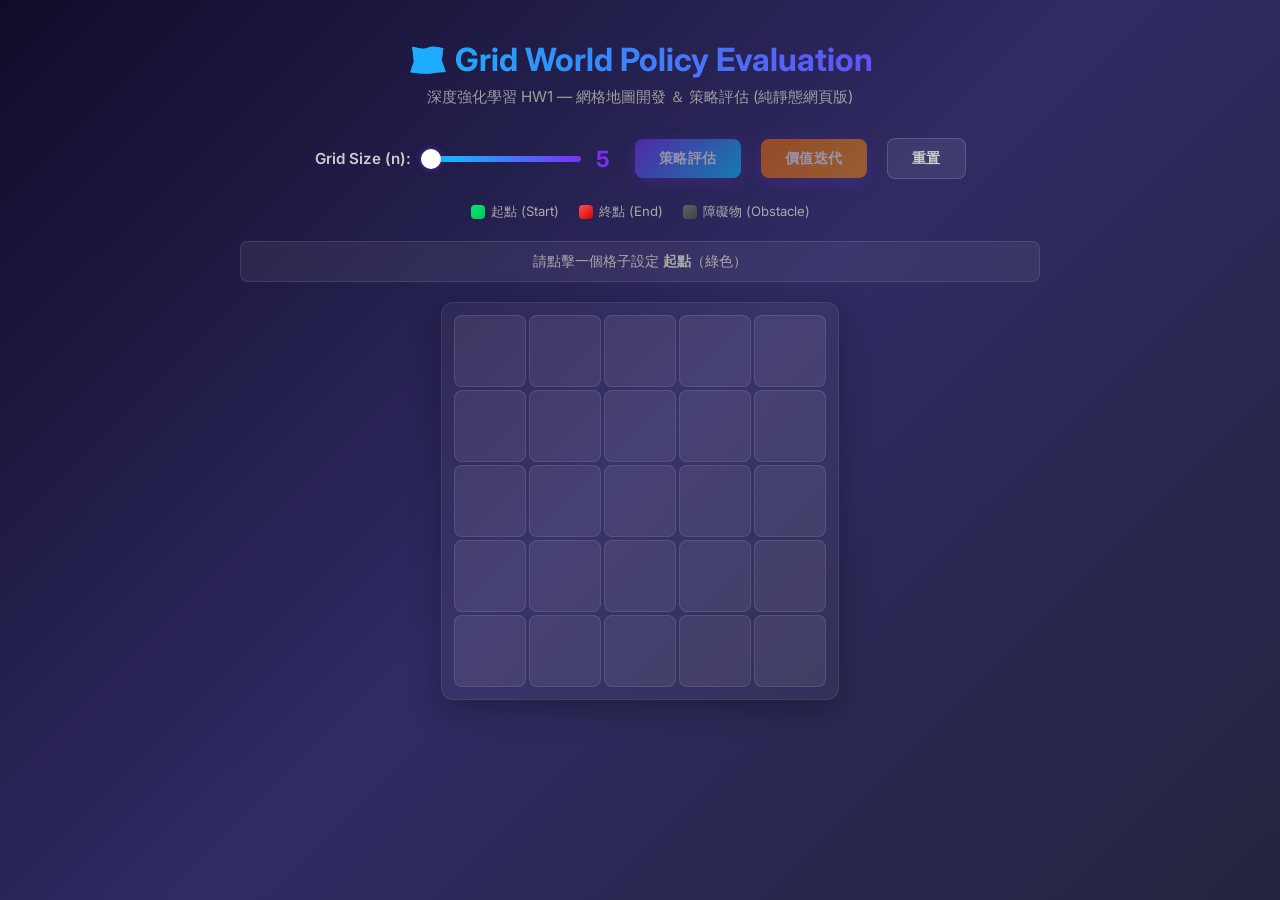
<file: docs/index.html>
<!DOCTYPE html>
<html lang="zh-TW">
<head>
    <meta charset="UTF-8">
    <meta name="viewport" content="width=device-width, initial-scale=1.0">
    <title>深度強化學習 HW1 - 網格地圖與策略評估 (GitHub Pages)</title>
    <link rel="stylesheet" href="style.css">
    <link href="https://fonts.googleapis.com/css2?family=Inter:wght@400;600;700&display=swap" rel="stylesheet">
</head>
<body>
    <div class="container">
        <h1>🗺️ Grid World Policy Evaluation</h1>
        <p class="subtitle">深度強化學習 HW1 — 網格地圖開發 ＆ 策略評估 (純靜態網頁版)</p>

        <!-- 控制面板 -->
        <div class="controls">
            <div class="slider-group">
                <label for="n-slider">Grid Size (n):</label>
                <input type="range" id="n-slider" min="5" max="9" value="5">
                <span id="n-value">5</span>
            </div>
            <button class="btn btn-primary" id="btn-evaluate" disabled>策略評估</button>
            <button class="btn btn-primary" id="btn-value-iter" disabled style="background: linear-gradient(135deg, #ff6f00, #ff9100);">價值迭代</button>
            <button class="btn btn-secondary" id="btn-reset">重置</button>
        </div>

        <!-- 圖例 -->
        <div class="legend">
            <div class="legend-item"><div class="legend-color green"></div>起點 (Start)</div>
            <div class="legend-item"><div class="legend-color red"></div>終點 (End)</div>
            <div class="legend-item"><div class="legend-color gray"></div>障礙物 (Obstacle)</div>
        </div>

        <!-- 狀態列 -->
        <div class="status-bar" id="status-bar">
            請先點擊一個格子設定 <strong>起點</strong>
        </div>

        <!-- 網格 -->
        <div class="grid-wrapper">
            <div class="grid" id="grid"></div>
        </div>

        <!-- 資訊列 -->
        <div class="info-bar" id="info-bar"></div>
    </div>

    <script>
        // ===== 狀態管理 =====
        let n = 5;
        let startCell = null;
        let endCell = null;
        let obstacles = [];
        let phase = 'start'; // start -> end -> obstacle -> done

        const slider   = document.getElementById('n-slider');
        const nDisplay = document.getElementById('n-value');
        const grid     = document.getElementById('grid');
        const statusBar = document.getElementById('status-bar');
        const infoBar  = document.getElementById('info-bar');
        const btnEval  = document.getElementById('btn-evaluate');
        const btnVI    = document.getElementById('btn-value-iter');
        const btnReset = document.getElementById('btn-reset');

        // ===== 演算法實作 (JavaScript 版) =====
        const actions = {
            'up':    [-1, 0],
            'down':  [1, 0],
            'left':  [0, -1],
            'right': [0, 1]
        };
        const actionNames = Object.keys(actions);
        const GAMMA = 0.9;
        const THETA = 1e-6;
        const MAX_ITER = 10000;

        function runPolicyEvaluation() {
            const policy = {};
            const V = {};
            
            const isEnd = (r, c) => endCell && r === endCell[0] && c === endCell[1];
            const isObs = (r, c) => obstacles.some(o => o[0] === r && o[1] === c);

            for (let r = 0; r < n; r++) {
                for (let c = 0; c < n; c++) {
                    const key = `${r},${c}`;
                    V[key] = 0.0;
                    if (isEnd(r, c) || isObs(r, c)) {
                        policy[key] = null;
                    } else {
                        // 隨機確定性策略
                        policy[key] = actionNames[Math.floor(Math.random() * actionNames.length)];
                    }
                }
            }

            let iteration = 0;
            for (; iteration < MAX_ITER; iteration++) {
                let delta = 0.0;
                for (let r = 0; r < n; r++) {
                    for (let c = 0; c < n; c++) {
                        if (isEnd(r, c) || isObs(r, c)) continue;
                        
                        const key = `${r},${c}`;
                        const act = policy[key];
                        let nr = r + actions[act][0];
                        let nc = c + actions[act][1];
                        
                        // 撞牆或撞障礙物則停在原地
                        if (nr < 0 || nr >= n || nc < 0 || nc >= n || isObs(nr, nc)) {
                            nr = r;
                            nc = c;
                        }
                        
                        const reward = isEnd(nr, nc) ? 1.0 : 0.0;
                        const new_v = reward + GAMMA * V[`${nr},${nc}`];
                        delta = Math.max(delta, Math.abs(new_v - V[key]));
                        V[key] = new_v;
                    }
                }
                if (delta < THETA) break;
            }

            const result = [];
            for (let r = 0; r < n; r++) {
                const rowData = [];
                for (let c = 0; c < n; c++) {
                    rowData.push({
                        row: r,
                        col: c,
                        value: V[`${r},${c}`],
                        policy: policy[`${r},${c}`]
                    });
                }
                result.push(rowData);
            }
            return { grid: result, iterations: iteration + 1 };
        }

        function runValueIteration() {
            const V = {};
            const isEnd = (r, c) => endCell && r === endCell[0] && c === endCell[1];
            const isObs = (r, c) => obstacles.some(o => o[0] === r && o[1] === c);

            for (let r = 0; r < n; r++) {
                for (let c = 0; c < n; c++) {
                    V[`${r},${c}`] = 0.0;
                }
            }

            let iteration = 0;
            for (; iteration < MAX_ITER; iteration++) {
                let delta = 0.0;
                for (let r = 0; r < n; r++) {
                    for (let c = 0; c < n; c++) {
                        if (isEnd(r, c) || isObs(r, c)) continue;
                        
                        const key = `${r},${c}`;
                        let best_value = -Infinity;
                        
                        for (let act of actionNames) {
                            let nr = r + actions[act][0];
                            let nc = c + actions[act][1];
                            
                            if (nr < 0 || nr >= n || nc < 0 || nc >= n || isObs(nr, nc)) {
                                nr = r;
                                nc = c;
                            }
                            
                            const reward = isEnd(nr, nc) ? 1.0 : 0.0;
                            const q_value = reward + GAMMA * V[`${nr},${nc}`];
                            if (q_value > best_value) {
                                best_value = q_value;
                            }
                        }
                        
                        delta = Math.max(delta, Math.abs(best_value - V[key]));
                        V[key] = best_value;
                    }
                }
                if (delta < THETA) break;
            }

            const optimal_policy = {};
            for (let r = 0; r < n; r++) {
                for (let c = 0; c < n; c++) {
                    const key = `${r},${c}`;
                    if (isEnd(r, c) || isObs(r, c)) {
                        optimal_policy[key] = null;
                        continue;
                    }
                    
                    let best_action = null;
                    let best_value = -Infinity;
                    
                    for (let act of actionNames) {
                        let nr = r + actions[act][0];
                        let nc = c + actions[act][1];
                        
                        if (nr < 0 || nr >= n || nc < 0 || nc >= n || isObs(nr, nc)) {
                            nr = r;
                            nc = c;
                        }
                        
                        const reward = isEnd(nr, nc) ? 1.0 : 0.0;
                        const q_value = reward + GAMMA * V[`${nr},${nc}`];
                        if (q_value > best_value) {
                            best_value = q_value;
                            best_action = act;
                        }
                    }
                    optimal_policy[key] = best_action;
                }
            }

            const result = [];
            for (let r = 0; r < n; r++) {
                const rowData = [];
                for (let c = 0; c < n; c++) {
                    rowData.push({
                        row: r,
                        col: c,
                        value: V[`${r},${c}`],
                        policy: optimal_policy[`${r},${c}`]
                    });
                }
                result.push(rowData);
            }
            return { grid: result, iterations: iteration + 1 };
        }

        // ===== 初始化 =====
        function buildGrid() {
            grid.innerHTML = '';
            grid.style.gridTemplateColumns = `repeat(${n}, 72px)`;
            for (let r = 0; r < n; r++) {
                for (let c = 0; c < n; c++) {
                    const cell = document.createElement('div');
                    cell.className = 'cell';
                    cell.dataset.row = r;
                    cell.dataset.col = c;
                    cell.style.animationDelay = `${(r * n + c) * 0.02}s`;
                    cell.addEventListener('click', () => onCellClick(r, c, cell));
                    grid.appendChild(cell);
                }
            }
        }

        function resetState() {
            startCell = null;
            endCell = null;
            obstacles = [];
            phase = 'start';
            btnEval.disabled = true;
            btnVI.disabled = true;
            infoBar.textContent = '';
            updateStatus();
            buildGrid();
        }

        function updateStatus() {
            const maxObs = n - 2;
            if (phase === 'start') {
                statusBar.innerHTML = '請點擊一個格子設定 <strong>起點</strong>（綠色）';
            } else if (phase === 'end') {
                statusBar.innerHTML = '請點擊一個格子設定 <strong>終點</strong>（紅色）';
            } else if (phase === 'obstacle') {
                const remaining = maxObs - obstacles.length;
                statusBar.innerHTML = `請點擊設定 <strong>障礙物</strong>（灰色），還可設定 <strong>${remaining}</strong> 個`;
            } else {
                statusBar.innerHTML = '設定完成！點擊 <strong>「策略評估」</strong> 或 <strong>「價值迭代」</strong> 按鈕開始計算';
                statusBar.classList.add('highlight');
            }
        }

        // ===== 點擊事件 =====
        function onCellClick(r, c, cellEl) {
            if (phase === 'done') return;

            const maxObs = n - 2;

            if (phase === 'start') {
                startCell = [r, c];
                cellEl.classList.add('start');
                phase = 'end';
                updateStatus();
            } else if (phase === 'end') {
                if (r === startCell[0] && c === startCell[1]) return;
                endCell = [r, c];
                cellEl.classList.add('end');
                phase = maxObs > 0 ? 'obstacle' : 'done';
                if (phase === 'done') { btnEval.disabled = false; btnVI.disabled = false; }
                updateStatus();
            } else if (phase === 'obstacle') {
                if ((r === startCell[0] && c === startCell[1]) ||
                    (r === endCell[0] && c === endCell[1])) return;
                // 檢查是否已經是障礙物
                for (let o of obstacles) {
                    if (o[0] === r && o[1] === c) return;
                }
                obstacles.push([r, c]);
                cellEl.classList.add('obstacle');
                if (obstacles.length >= maxObs) {
                    phase = 'done';
                    btnEval.disabled = false;
                    btnVI.disabled = false;
                }
                updateStatus();
            }
        }

        // ===== 策略評估按鈕 =====
        btnEval.addEventListener('click', () => {
            btnEval.disabled = true;
            btnVI.disabled = true;
            statusBar.innerHTML = '⏳ 正在計算策略評估...';
            
            // 使用 setTimeout 讓瀏覽器有時間繪製 UI
            setTimeout(() => {
                try {
                    const data = runPolicyEvaluation();
                    renderResult(data, '隨機策略評估');
                } catch (err) {
                    statusBar.innerHTML = '❌ 發生錯誤：' + err.message;
                }
            }, 50);
        });

        // ===== 價值迭代按鈕 =====
        btnVI.addEventListener('click', () => {
            btnEval.disabled = true;
            btnVI.disabled = true;
            statusBar.innerHTML = '⏳ 正在執行價值迭代...';

            setTimeout(() => {
                try {
                    const data = runValueIteration();
                    renderResult(data, '最佳策略（價值迭代）');
                } catch (err) {
                    statusBar.innerHTML = '❌ 發生錯誤：' + err.message;
                }
            }, 50);
        });

        function renderResult(data, label) {
            const arrowMap = {
                'up': '↑',
                'down': '↓',
                'left': '←',
                'right': '→'
            };

            const cells = grid.querySelectorAll('.cell');
            data.grid.forEach((row) => {
                row.forEach((info) => {
                    const idx = info.row * n + info.col;
                    const cell = cells[idx];

                    // 清除舊內容
                    cell.innerHTML = '';

                    if (info.policy) {
                        const arrow = document.createElement('span');
                        arrow.className = 'arrow';
                        arrow.textContent = arrowMap[info.policy] || '';
                        cell.appendChild(arrow);
                    }

                    const val = document.createElement('span');
                    val.className = 'value';
                    val.textContent = info.value.toFixed(3);
                    cell.appendChild(val);
                });
            });

            statusBar.innerHTML = `✅ ${label}完成！`;
            statusBar.classList.add('highlight');
            infoBar.textContent = `${label} | 收斂迭代次數: ${data.iterations} | γ = 0.9 | Grid: ${n}×${n}`;
            
            // 計算完成後恢復按鈕，讓使用者可以互相切換比較
            btnEval.disabled = false;
            btnVI.disabled = false;
        }

        // ===== 重置 =====
        btnReset.addEventListener('click', resetState);

        // ===== 滑桿 =====
        slider.addEventListener('input', () => {
            n = parseInt(slider.value);
            nDisplay.textContent = n;
            resetState();
        });

        // ===== 初始載入 =====
        buildGrid();
        updateStatus();
    </script>
</body>
</html>
</file>
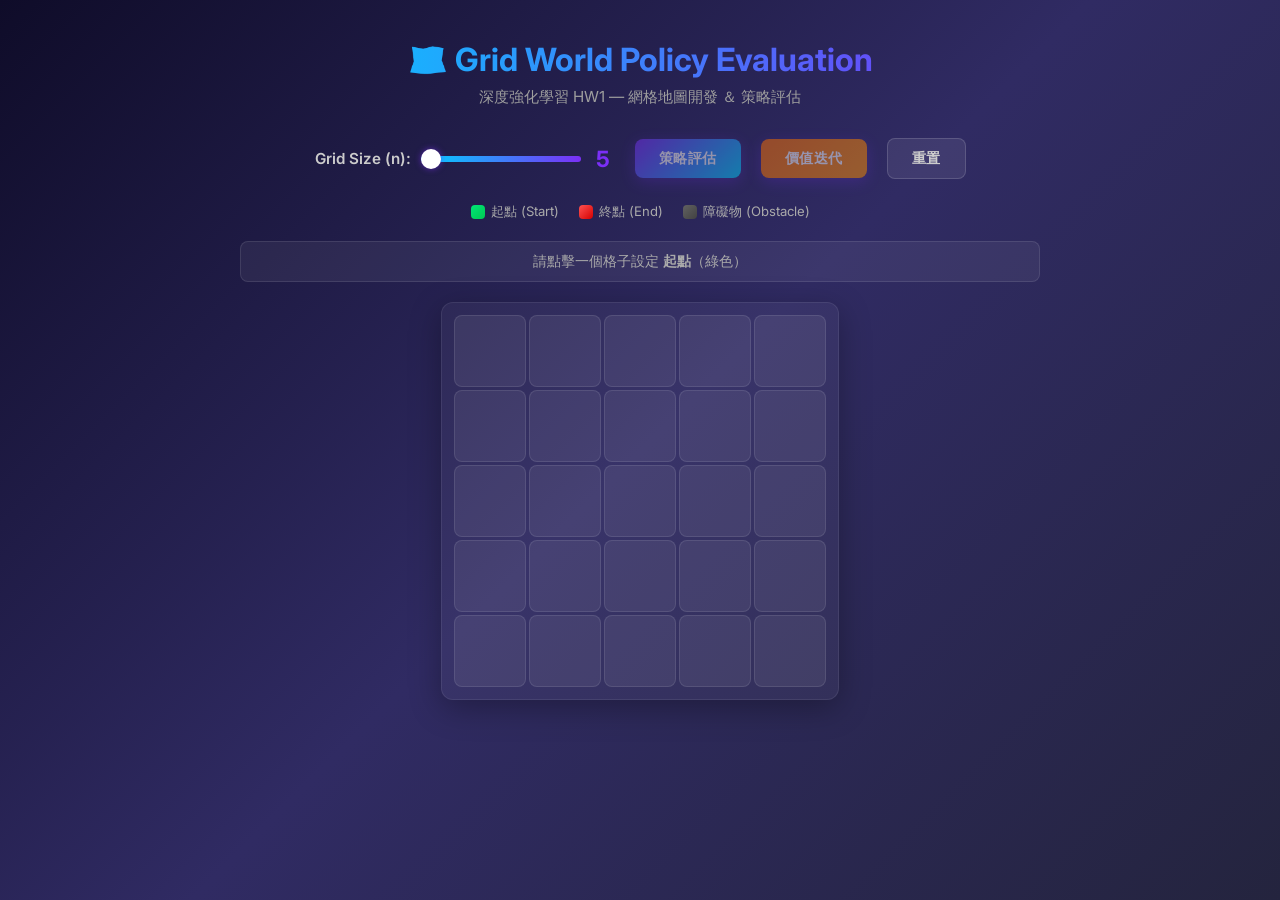
<file: templates/index.html>
<!DOCTYPE html>
<html lang="zh-TW">
<head>
    <meta charset="UTF-8">
    <meta name="viewport" content="width=device-width, initial-scale=1.0">
    <title>深度強化學習 HW1 - 網格地圖與策略評估</title>
    <link rel="stylesheet" href="/static/style.css">
    <link href="https://fonts.googleapis.com/css2?family=Inter:wght@400;600;700&display=swap" rel="stylesheet">
</head>
<body>
    <div class="container">
        <h1>🗺️ Grid World Policy Evaluation</h1>
        <p class="subtitle">深度強化學習 HW1 — 網格地圖開發 ＆ 策略評估</p>

        <!-- 控制面板 -->
        <div class="controls">
            <div class="slider-group">
                <label for="n-slider">Grid Size (n):</label>
                <input type="range" id="n-slider" min="5" max="9" value="5">
                <span id="n-value">5</span>
            </div>
            <button class="btn btn-primary" id="btn-evaluate" disabled>策略評估</button>
            <button class="btn btn-primary" id="btn-value-iter" disabled style="background: linear-gradient(135deg, #ff6f00, #ff9100);">價值迭代</button>
            <button class="btn btn-secondary" id="btn-reset">重置</button>
        </div>

        <!-- 圖例 -->
        <div class="legend">
            <div class="legend-item"><div class="legend-color green"></div>起點 (Start)</div>
            <div class="legend-item"><div class="legend-color red"></div>終點 (End)</div>
            <div class="legend-item"><div class="legend-color gray"></div>障礙物 (Obstacle)</div>
        </div>

        <!-- 狀態列 -->
        <div class="status-bar" id="status-bar">
            請先點擊一個格子設定 <strong>起點</strong>
        </div>

        <!-- 網格 -->
        <div class="grid-wrapper">
            <div class="grid" id="grid"></div>
        </div>

        <!-- 資訊列 -->
        <div class="info-bar" id="info-bar"></div>
    </div>

    <script>
        // ===== 狀態管理 =====
        let n = 5;
        let startCell = null;
        let endCell = null;
        let obstacles = [];
        let phase = 'start'; // start -> end -> obstacle -> done

        const slider   = document.getElementById('n-slider');
        const nDisplay = document.getElementById('n-value');
        const grid     = document.getElementById('grid');
        const statusBar = document.getElementById('status-bar');
        const infoBar  = document.getElementById('info-bar');
        const btnEval  = document.getElementById('btn-evaluate');
        const btnVI    = document.getElementById('btn-value-iter');
        const btnReset = document.getElementById('btn-reset');

        // ===== 初始化 =====
        function buildGrid() {
            grid.innerHTML = '';
            grid.style.gridTemplateColumns = `repeat(${n}, 72px)`;
            for (let r = 0; r < n; r++) {
                for (let c = 0; c < n; c++) {
                    const cell = document.createElement('div');
                    cell.className = 'cell';
                    cell.dataset.row = r;
                    cell.dataset.col = c;
                    cell.style.animationDelay = `${(r * n + c) * 0.02}s`;
                    cell.addEventListener('click', () => onCellClick(r, c, cell));
                    grid.appendChild(cell);
                }
            }
        }

        function resetState() {
            startCell = null;
            endCell = null;
            obstacles = [];
            phase = 'start';
            btnEval.disabled = true;
            btnVI.disabled = true;
            infoBar.textContent = '';
            updateStatus();
            buildGrid();
        }

        function updateStatus() {
            const maxObs = n - 2;
            if (phase === 'start') {
                statusBar.innerHTML = '請點擊一個格子設定 <strong>起點</strong>（綠色）';
            } else if (phase === 'end') {
                statusBar.innerHTML = '請點擊一個格子設定 <strong>終點</strong>（紅色）';
            } else if (phase === 'obstacle') {
                const remaining = maxObs - obstacles.length;
                statusBar.innerHTML = `請點擊設定 <strong>障礙物</strong>（灰色），還可設定 <strong>${remaining}</strong> 個`;
            } else {
                statusBar.innerHTML = '設定完成！點擊 <strong>「策略評估」</strong> 或 <strong>「價值迭代」</strong> 按鈕開始計算';
                statusBar.classList.add('highlight');
            }
        }

        // ===== 點擊事件 =====
        function onCellClick(r, c, cellEl) {
            if (phase === 'done') return;

            const maxObs = n - 2;

            if (phase === 'start') {
                startCell = [r, c];
                cellEl.classList.add('start');
                phase = 'end';
                updateStatus();
            } else if (phase === 'end') {
                if (r === startCell[0] && c === startCell[1]) return;
                endCell = [r, c];
                cellEl.classList.add('end');
                phase = maxObs > 0 ? 'obstacle' : 'done';
                if (phase === 'done') { btnEval.disabled = false; btnVI.disabled = false; }
                updateStatus();
            } else if (phase === 'obstacle') {
                if ((r === startCell[0] && c === startCell[1]) ||
                    (r === endCell[0] && c === endCell[1])) return;
                // 檢查是否已經是障礙物
                for (let o of obstacles) {
                    if (o[0] === r && o[1] === c) return;
                }
                obstacles.push([r, c]);
                cellEl.classList.add('obstacle');
                if (obstacles.length >= maxObs) {
                    phase = 'done';
                    btnEval.disabled = false;
                    btnVI.disabled = false;
                }
                updateStatus();
            }
        }

        // ===== 策略評估 =====
        btnEval.addEventListener('click', async () => {
            btnEval.disabled = true;
            btnVI.disabled = true;
            statusBar.innerHTML = '⏳ 正在計算策略評估...';

            const payload = {
                n: n,
                start: startCell,
                end: endCell,
                obstacles: obstacles
            };

            try {
                const res  = await fetch('/evaluate', {
                    method: 'POST',
                    headers: { 'Content-Type': 'application/json' },
                    body: JSON.stringify(payload)
                });
                const data = await res.json();
                renderResult(data, '隨機策略評估');
            } catch (err) {
                statusBar.innerHTML = '❌ 發生錯誤：' + err.message;
            }
        });

        // ===== 價值迭代 =====
        btnVI.addEventListener('click', async () => {
            btnEval.disabled = true;
            btnVI.disabled = true;
            statusBar.innerHTML = '⏳ 正在執行價值迭代...';

            const payload = {
                n: n,
                start: startCell,
                end: endCell,
                obstacles: obstacles
            };

            try {
                const res = await fetch('/value_iteration', {
                    method: 'POST',
                    headers: { 'Content-Type': 'application/json' },
                    body: JSON.stringify(payload)
                });
                const data = await res.json();
                renderResult(data, '最佳策略（價值迭代）');
            } catch (err) {
                statusBar.innerHTML = '❌ 發生錯誤：' + err.message;
            }
        });

        function renderResult(data, label) {
            const arrowMap = {
                'up': '↑',
                'down': '↓',
                'left': '←',
                'right': '→'
            };

            const cells = grid.querySelectorAll('.cell');
            data.grid.forEach((row) => {
                row.forEach((info) => {
                    const idx = info.row * n + info.col;
                    const cell = cells[idx];

                    // 清除舊內容
                    cell.innerHTML = '';

                    if (info.policy) {
                        const arrow = document.createElement('span');
                        arrow.className = 'arrow';
                        arrow.textContent = arrowMap[info.policy] || '';
                        cell.appendChild(arrow);
                    }

                    const val = document.createElement('span');
                    val.className = 'value';
                    val.textContent = info.value.toFixed(3);
                    cell.appendChild(val);
                });
            });

            statusBar.innerHTML = `✅ ${label}完成！`;
            statusBar.classList.add('highlight');
            infoBar.textContent = `${label} | 收斂迭代次數: ${data.iterations} | γ = 0.9 | Grid: ${n}×${n}`;
        }

        // ===== 重置 =====
        btnReset.addEventListener('click', resetState);

        // ===== 滑桿 =====
        slider.addEventListener('input', () => {
            n = parseInt(slider.value);
            nDisplay.textContent = n;
            resetState();
        });

        // ===== 初始載入 =====
        buildGrid();
        updateStatus();
    </script>
</body>
</html>
</file>
<file: docs/style.css>
/* ===== 全域設定 ===== */
* {
    margin: 0;
    padding: 0;
    box-sizing: border-box;
}

body {
    font-family: 'Inter', 'Segoe UI', sans-serif;
    min-height: 100vh;
    background: linear-gradient(135deg, #0f0c29 0%, #302b63 50%, #24243e 100%);
    color: #e0e0e0;
    display: flex;
    justify-content: center;
    align-items: flex-start;
    padding: 40px 20px;
}

.container {
    text-align: center;
    max-width: 800px;
    width: 100%;
}

h1 {
    font-size: 2rem;
    font-weight: 700;
    margin-bottom: 8px;
    background: linear-gradient(90deg, #00d2ff, #7b2ff7);
    -webkit-background-clip: text;
    -webkit-text-fill-color: transparent;
    background-clip: text;
}

.subtitle {
    font-size: 0.95rem;
    color: #9e9e9e;
    margin-bottom: 30px;
}

/* ===== 控制面板 ===== */
.controls {
    display: flex;
    align-items: center;
    justify-content: center;
    gap: 20px;
    margin-bottom: 24px;
    flex-wrap: wrap;
}

.slider-group {
    display: flex;
    align-items: center;
    gap: 10px;
}

.slider-group label {
    font-size: 0.95rem;
    font-weight: 600;
    color: #ccc;
}

.slider-group input[type="range"] {
    -webkit-appearance: none;
    appearance: none;
    width: 160px;
    height: 6px;
    border-radius: 3px;
    background: linear-gradient(90deg, #00d2ff, #7b2ff7);
    outline: none;
    cursor: pointer;
}

.slider-group input[type="range"]::-webkit-slider-thumb {
    -webkit-appearance: none;
    appearance: none;
    width: 20px;
    height: 20px;
    border-radius: 50%;
    background: #fff;
    box-shadow: 0 0 6px rgba(123, 47, 247, 0.6);
    cursor: grab;
}

#n-value {
    font-size: 1.4rem;
    font-weight: 700;
    color: #7b2ff7;
    min-width: 24px;
}

/* ===== 按鈕 ===== */
.btn {
    padding: 10px 24px;
    border: none;
    border-radius: 8px;
    font-size: 0.9rem;
    font-weight: 600;
    cursor: pointer;
    transition: all 0.25s ease;
    text-transform: uppercase;
    letter-spacing: 0.5px;
}

.btn-primary {
    background: linear-gradient(135deg, #7b2ff7, #00d2ff);
    color: #fff;
    box-shadow: 0 4px 15px rgba(123, 47, 247, 0.4);
}

.btn-primary:hover {
    transform: translateY(-2px);
    box-shadow: 0 6px 20px rgba(123, 47, 247, 0.6);
}

.btn-primary:disabled {
    opacity: 0.5;
    cursor: not-allowed;
    transform: none;
}

.btn-secondary {
    background: rgba(255, 255, 255, 0.08);
    color: #ccc;
    border: 1px solid rgba(255, 255, 255, 0.15);
}

.btn-secondary:hover {
    background: rgba(255, 255, 255, 0.15);
    color: #fff;
}

/* ===== 狀態提示 ===== */
.status-bar {
    margin-bottom: 20px;
    padding: 10px 20px;
    border-radius: 8px;
    background: rgba(255, 255, 255, 0.06);
    border: 1px solid rgba(255, 255, 255, 0.1);
    font-size: 0.9rem;
    color: #aaa;
    transition: all 0.3s ease;
}

.status-bar.highlight {
    border-color: rgba(123, 47, 247, 0.5);
    color: #ddd;
}

/* ===== 網格 ===== */
.grid-wrapper {
    display: flex;
    justify-content: center;
    margin-bottom: 24px;
}

.grid {
    display: inline-grid;
    gap: 3px;
    padding: 12px;
    border-radius: 12px;
    background: rgba(255, 255, 255, 0.04);
    border: 1px solid rgba(255, 255, 255, 0.08);
    box-shadow: 0 8px 32px rgba(0, 0, 0, 0.3);
}

.cell {
    width: 72px;
    height: 72px;
    border-radius: 8px;
    display: flex;
    flex-direction: column;
    align-items: center;
    justify-content: center;
    cursor: pointer;
    background: rgba(255, 255, 255, 0.07);
    border: 1px solid rgba(255, 255, 255, 0.1);
    transition: all 0.2s ease;
    position: relative;
    user-select: none;
}

.cell:hover {
    background: rgba(255, 255, 255, 0.14);
    transform: scale(1.05);
    z-index: 1;
}

/* 起點 */
.cell.start {
    background: linear-gradient(135deg, #00e676, #00c853);
    border-color: #00e676;
    box-shadow: 0 0 12px rgba(0, 230, 118, 0.4);
    color: #fff;
}

/* 終點 */
.cell.end {
    background: linear-gradient(135deg, #ff5252, #d50000);
    border-color: #ff5252;
    box-shadow: 0 0 12px rgba(255, 82, 82, 0.4);
    color: #fff;
}

/* 障礙物 */
.cell.obstacle {
    background: linear-gradient(135deg, #616161, #424242);
    border-color: #757575;
    cursor: not-allowed;
    color: #999;
}

/* ===== 策略與數值顯示 ===== */
.cell .arrow {
    font-size: 1.4rem;
    line-height: 1;
    margin-bottom: 2px;
}

.cell .value {
    font-size: 0.65rem;
    font-weight: 600;
    color: rgba(255, 255, 255, 0.85);
    background: rgba(0, 0, 0, 0.25);
    padding: 1px 5px;
    border-radius: 4px;
}

.cell.start .value,
.cell.end .value,
.cell.obstacle .value {
    background: rgba(0, 0, 0, 0.3);
}

/* ===== 結果資訊 ===== */
.info-bar {
    margin-top: 16px;
    font-size: 0.85rem;
    color: #888;
}

/* ===== 動畫 ===== */
@keyframes fadeIn {
    from { opacity: 0; transform: translateY(10px); }
    to   { opacity: 1; transform: translateY(0); }
}

.cell {
    animation: fadeIn 0.3s ease forwards;
}

/* ===== Legend ===== */
.legend {
    display: flex;
    justify-content: center;
    gap: 20px;
    margin-bottom: 20px;
    font-size: 0.82rem;
    color: #aaa;
}

.legend-item {
    display: flex;
    align-items: center;
    gap: 6px;
}

.legend-color {
    width: 14px;
    height: 14px;
    border-radius: 4px;
}

.legend-color.green  { background: linear-gradient(135deg, #00e676, #00c853); }
.legend-color.red    { background: linear-gradient(135deg, #ff5252, #d50000); }
.legend-color.gray   { background: linear-gradient(135deg, #616161, #424242); }
</file>
<file: static/style.css>
/* ===== 全域設定 ===== */
* {
    margin: 0;
    padding: 0;
    box-sizing: border-box;
}

body {
    font-family: 'Inter', 'Segoe UI', sans-serif;
    min-height: 100vh;
    background: linear-gradient(135deg, #0f0c29 0%, #302b63 50%, #24243e 100%);
    color: #e0e0e0;
    display: flex;
    justify-content: center;
    align-items: flex-start;
    padding: 40px 20px;
}

.container {
    text-align: center;
    max-width: 800px;
    width: 100%;
}

h1 {
    font-size: 2rem;
    font-weight: 700;
    margin-bottom: 8px;
    background: linear-gradient(90deg, #00d2ff, #7b2ff7);
    -webkit-background-clip: text;
    -webkit-text-fill-color: transparent;
    background-clip: text;
}

.subtitle {
    font-size: 0.95rem;
    color: #9e9e9e;
    margin-bottom: 30px;
}

/* ===== 控制面板 ===== */
.controls {
    display: flex;
    align-items: center;
    justify-content: center;
    gap: 20px;
    margin-bottom: 24px;
    flex-wrap: wrap;
}

.slider-group {
    display: flex;
    align-items: center;
    gap: 10px;
}

.slider-group label {
    font-size: 0.95rem;
    font-weight: 600;
    color: #ccc;
}

.slider-group input[type="range"] {
    -webkit-appearance: none;
    appearance: none;
    width: 160px;
    height: 6px;
    border-radius: 3px;
    background: linear-gradient(90deg, #00d2ff, #7b2ff7);
    outline: none;
    cursor: pointer;
}

.slider-group input[type="range"]::-webkit-slider-thumb {
    -webkit-appearance: none;
    appearance: none;
    width: 20px;
    height: 20px;
    border-radius: 50%;
    background: #fff;
    box-shadow: 0 0 6px rgba(123, 47, 247, 0.6);
    cursor: grab;
}

#n-value {
    font-size: 1.4rem;
    font-weight: 700;
    color: #7b2ff7;
    min-width: 24px;
}

/* ===== 按鈕 ===== */
.btn {
    padding: 10px 24px;
    border: none;
    border-radius: 8px;
    font-size: 0.9rem;
    font-weight: 600;
    cursor: pointer;
    transition: all 0.25s ease;
    text-transform: uppercase;
    letter-spacing: 0.5px;
}

.btn-primary {
    background: linear-gradient(135deg, #7b2ff7, #00d2ff);
    color: #fff;
    box-shadow: 0 4px 15px rgba(123, 47, 247, 0.4);
}

.btn-primary:hover {
    transform: translateY(-2px);
    box-shadow: 0 6px 20px rgba(123, 47, 247, 0.6);
}

.btn-primary:disabled {
    opacity: 0.5;
    cursor: not-allowed;
    transform: none;
}

.btn-secondary {
    background: rgba(255, 255, 255, 0.08);
    color: #ccc;
    border: 1px solid rgba(255, 255, 255, 0.15);
}

.btn-secondary:hover {
    background: rgba(255, 255, 255, 0.15);
    color: #fff;
}

/* ===== 狀態提示 ===== */
.status-bar {
    margin-bottom: 20px;
    padding: 10px 20px;
    border-radius: 8px;
    background: rgba(255, 255, 255, 0.06);
    border: 1px solid rgba(255, 255, 255, 0.1);
    font-size: 0.9rem;
    color: #aaa;
    transition: all 0.3s ease;
}

.status-bar.highlight {
    border-color: rgba(123, 47, 247, 0.5);
    color: #ddd;
}

/* ===== 網格 ===== */
.grid-wrapper {
    display: flex;
    justify-content: center;
    margin-bottom: 24px;
}

.grid {
    display: inline-grid;
    gap: 3px;
    padding: 12px;
    border-radius: 12px;
    background: rgba(255, 255, 255, 0.04);
    border: 1px solid rgba(255, 255, 255, 0.08);
    box-shadow: 0 8px 32px rgba(0, 0, 0, 0.3);
}

.cell {
    width: 72px;
    height: 72px;
    border-radius: 8px;
    display: flex;
    flex-direction: column;
    align-items: center;
    justify-content: center;
    cursor: pointer;
    background: rgba(255, 255, 255, 0.07);
    border: 1px solid rgba(255, 255, 255, 0.1);
    transition: all 0.2s ease;
    position: relative;
    user-select: none;
}

.cell:hover {
    background: rgba(255, 255, 255, 0.14);
    transform: scale(1.05);
    z-index: 1;
}

/* 起點 */
.cell.start {
    background: linear-gradient(135deg, #00e676, #00c853);
    border-color: #00e676;
    box-shadow: 0 0 12px rgba(0, 230, 118, 0.4);
    color: #fff;
}

/* 終點 */
.cell.end {
    background: linear-gradient(135deg, #ff5252, #d50000);
    border-color: #ff5252;
    box-shadow: 0 0 12px rgba(255, 82, 82, 0.4);
    color: #fff;
}

/* 障礙物 */
.cell.obstacle {
    background: linear-gradient(135deg, #616161, #424242);
    border-color: #757575;
    cursor: not-allowed;
    color: #999;
}

/* ===== 策略與數值顯示 ===== */
.cell .arrow {
    font-size: 1.4rem;
    line-height: 1;
    margin-bottom: 2px;
}

.cell .value {
    font-size: 0.65rem;
    font-weight: 600;
    color: rgba(255, 255, 255, 0.85);
    background: rgba(0, 0, 0, 0.25);
    padding: 1px 5px;
    border-radius: 4px;
}

.cell.start .value,
.cell.end .value,
.cell.obstacle .value {
    background: rgba(0, 0, 0, 0.3);
}

/* ===== 結果資訊 ===== */
.info-bar {
    margin-top: 16px;
    font-size: 0.85rem;
    color: #888;
}

/* ===== 動畫 ===== */
@keyframes fadeIn {
    from { opacity: 0; transform: translateY(10px); }
    to   { opacity: 1; transform: translateY(0); }
}

.cell {
    animation: fadeIn 0.3s ease forwards;
}

/* ===== Legend ===== */
.legend {
    display: flex;
    justify-content: center;
    gap: 20px;
    margin-bottom: 20px;
    font-size: 0.82rem;
    color: #aaa;
}

.legend-item {
    display: flex;
    align-items: center;
    gap: 6px;
}

.legend-color {
    width: 14px;
    height: 14px;
    border-radius: 4px;
}

.legend-color.green  { background: linear-gradient(135deg, #00e676, #00c853); }
.legend-color.red    { background: linear-gradient(135deg, #ff5252, #d50000); }
.legend-color.gray   { background: linear-gradient(135deg, #616161, #424242); }
</file>
